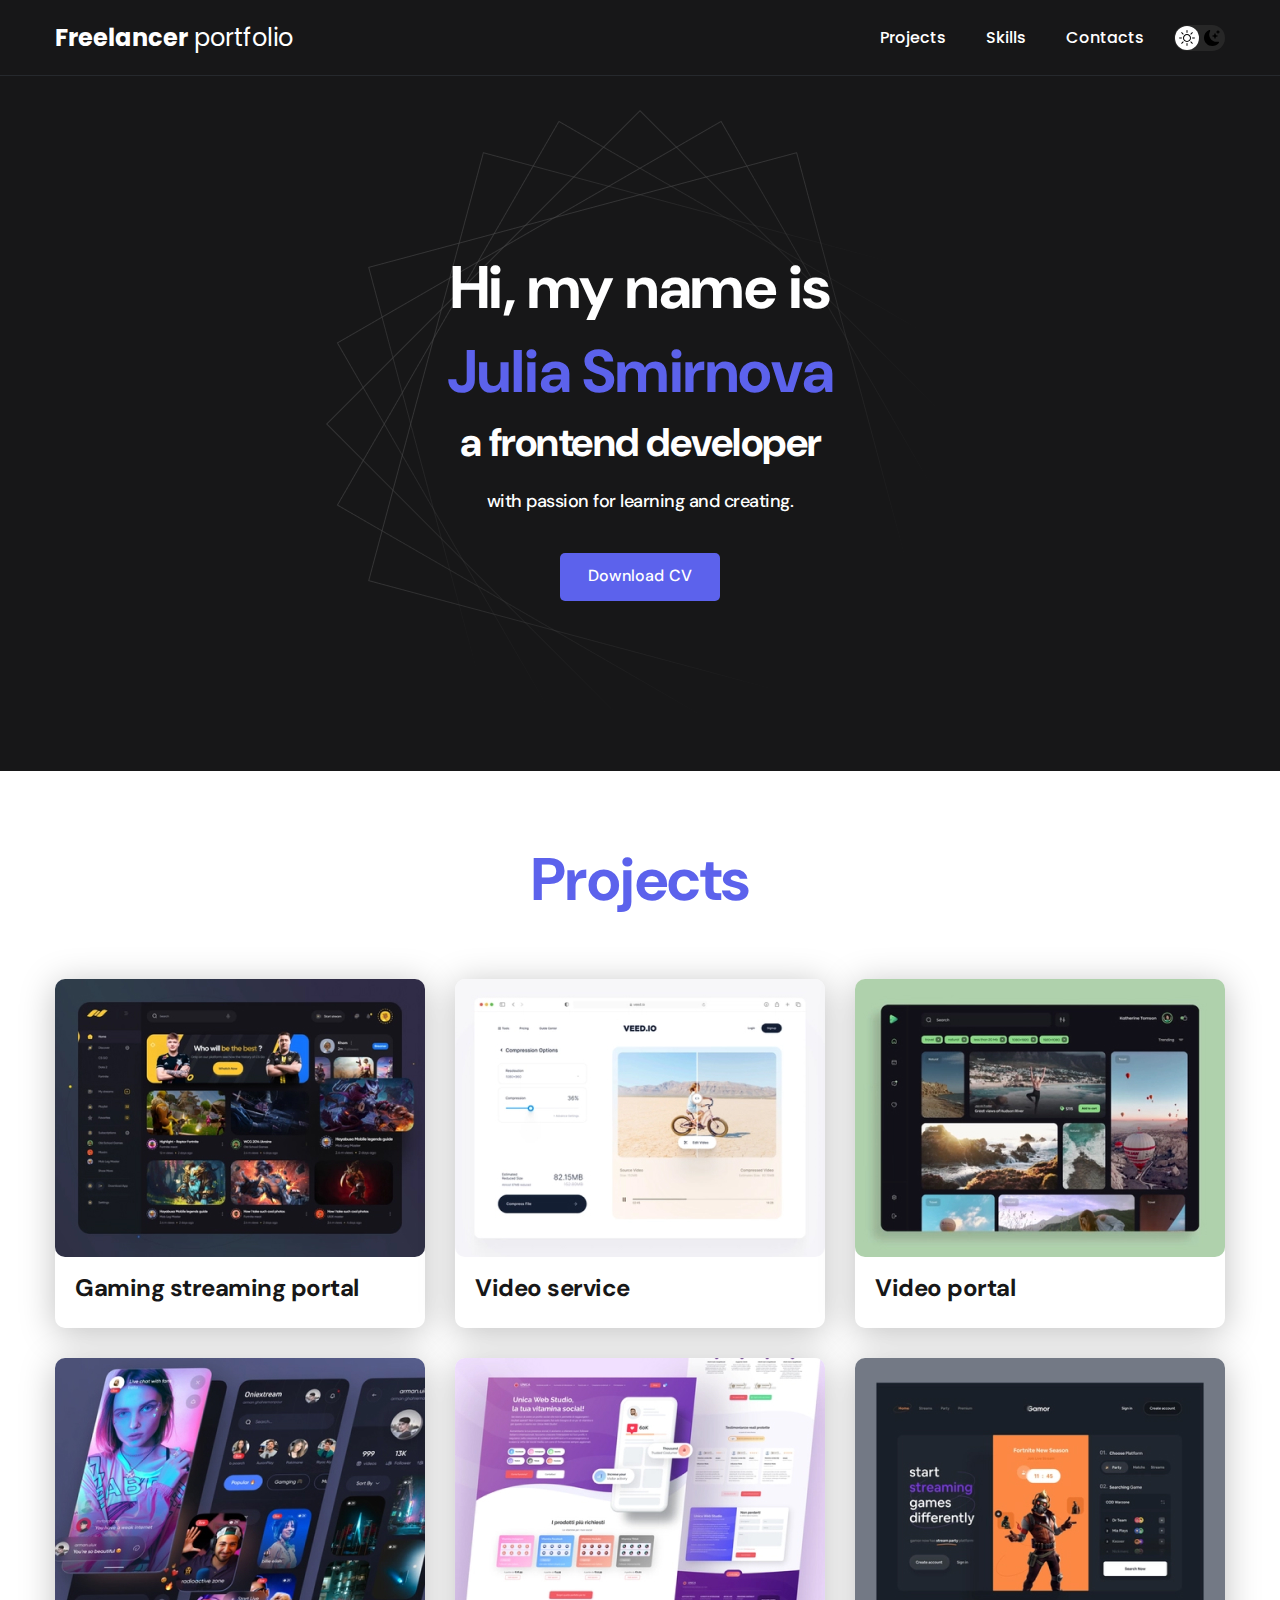
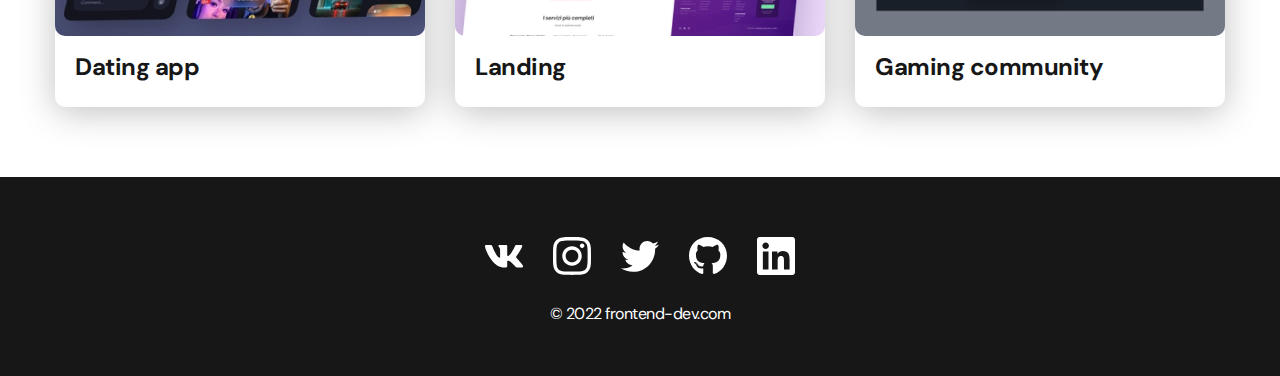
<file: index.html>
<!DOCTYPE html>
<html lang="en">
<head>
  <meta charset="UTF-8">
  <meta http-equiv="X-UA-Compatible" content="IE=edge">
  <meta name="viewport" content="width=device-width, initial-scale=1.0">
  <title>Freelancer portfolio</title>
  <link rel="stylesheet" href="./css/main.css">
</head>
<body>

  <nav class="nav">
    <div class="container">
      <div class="nav-row">
        <a href="./index.html" class="logo"><strong>Freelancer</strong> portfolio</a>

        <button class="dark-mode-btn">
          <img src="./img/icons/sun.svg" alt="Light mode" class="dark-mode-btn__icon">
          <img src="./img/icons/moon.svg" alt="Light mode" class="dark-mode-btn__icon">
        </button>

        <ul class="nav-list">
          <li class="nav-list__item"><a href="./project-page.html" class="nav-list__link">Projects</a></li>
          <li class="nav-list__item"><a href="./skills.html" class="nav-list__link">Skills</a></li>
          <li class="nav-list__item"><a href="./contacts.html" class="nav-list__link">Contacts</a></li>
        </ul>
      </div>
    </div>
  </nav>

  <header class="header">
    <div class="header__wrapper">
      <h1 class="header__title">
        <strong>Hi, my name is <br><em>Julia Smirnova</em></strong><br>
        a frontend developer</h1>
        <div class="header__text">
          <p>with passion for learning and creating.</p>
        </div>
        <a href="#!" class="btn">Download CV</a>
    </div>
  </header>

  <main class="section">
    <div class="container">
      <h2 class="title-1">Projects</h2>
      <ul class="projects">
        <li class="project"><a href="#!">
          <img src="./img/projects/01.jpg" alt="Gaming" class="project__img">
        <h3 class="project__title">Gaming streaming portal</h3></li></a>
        <li class="project"><a href="./project-page.html" target="_blank">
          <img src="./img/projects/02.jpg" alt="Video service" class="project__img">
          <h3 class="project__title">Video service</h3></li></a>
        <li class="project"><a href="#!">
          <img src="./img/projects/03.jpg" alt="Video portal" class="project__img">
          <h3 class="project__title">Video portal</h3></li></a>
        <li class="project"><a href="#!">
          <img src="./img/projects/04.jpg" alt="Dating app" class="project__img">
          <h3 class="project__title">Dating app</h3></li></a>
        <li class="project"><a href="#!">
          <img src="./img/projects/05.jpg" alt="Landing" class="project__img">
          <h3 class="project__title">Landing</h3></li></a>
        <li class="project"><a href="#!">
          <img src="./img/projects/06.jpg" alt="Gaming community" class="project__img">
          <h3 class="project__title">Gaming community</h3></li></a>
      </ul>
    </div>
  </main>

  <footer class="footer">
    <div class="container">
      <ul class="social">
        <li class="sosial__item"><a href="#!"><img src="./img/icons/vk.svg" alt="VK Link"></a></li>
        <li class="sosial__item"><a href="#!"><img src="./img/icons/instagram.svg" alt="Instagram Link"></a></li>
        <li class="sosial__item"><a href="#!"><img src="./img/icons/twitter.svg" alt="Twitter Link"></a></li>
        <li class="sosial__item"><a href="#!"><img src="./img/icons/gitHub.svg" alt="GitHub Link"></a></li>
        <li class="sosial__item"><a href="#!"><img src="./img/icons/linkedIn.svg" alt="LInkerdIn Link"></a></li>
      </ul>
      <div class="copyright"><p>© 2022 frontend-dev.com</p></div>
    </div>
  </footer>
  

  <script src="./js/main.js"></script>

</body>
</html>
</file>
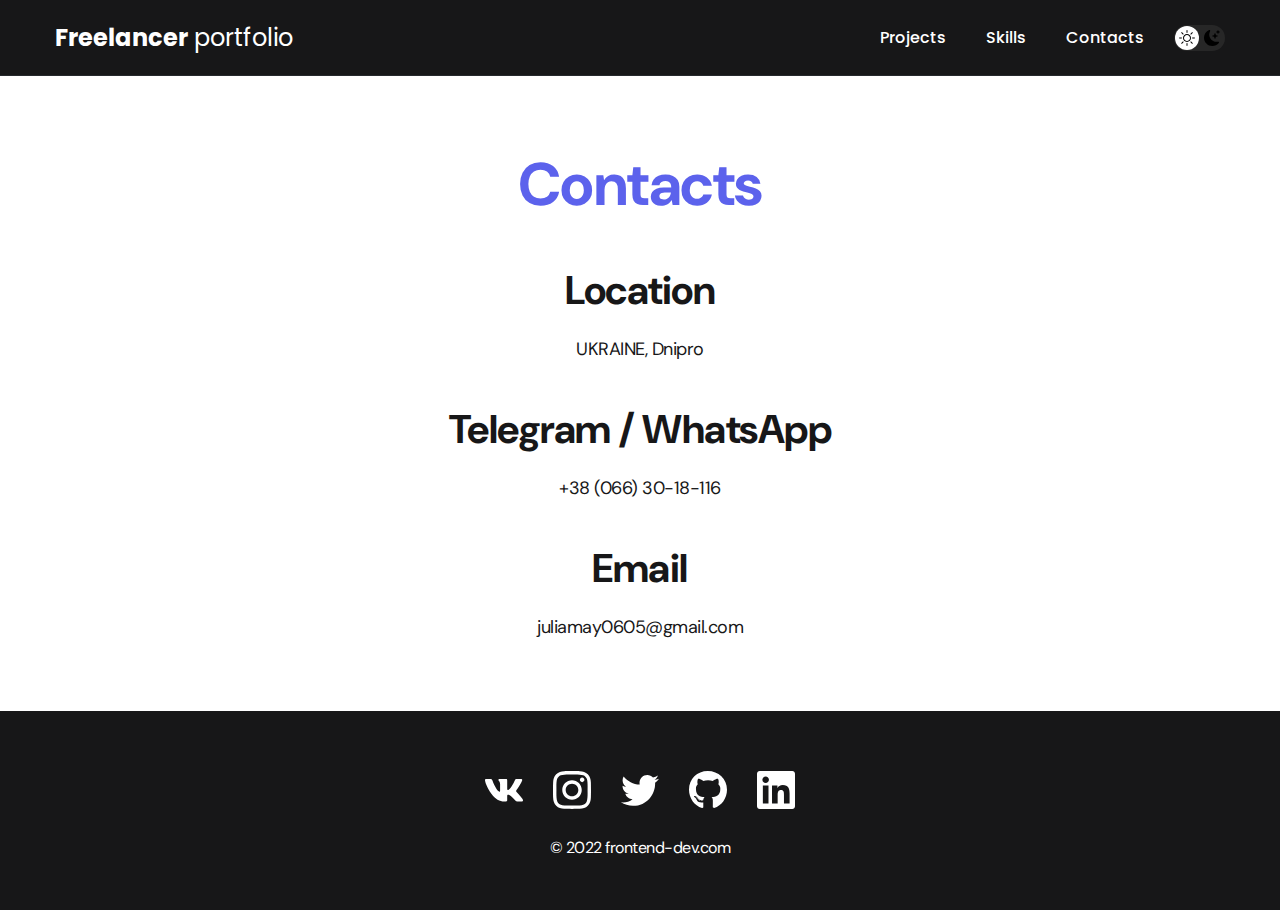
<file: contacts.html>
<!DOCTYPE html>
<html lang="en">
<head>
  <meta charset="UTF-8">
  <meta http-equiv="X-UA-Compatible" content="IE=edge">
  <meta name="viewport" content="width=device-width, initial-scale=1.0">
  <title>Contacts</title>
  <link rel="stylesheet" href="./css/main.css">
</head>
<body>

  <nav class="nav">
    <div class="container">
      <div class="nav-row">
        <a href="./index.html" class="logo"><strong>Freelancer</strong> portfolio</a>

        <button class="dark-mode-btn">
          <img src="./img/icons/sun.svg" alt="Light mode" class="dark-mode-btn__icon">
          <img src="./img/icons/moon.svg" alt="Light mode" class="dark-mode-btn__icon">
        </button>

        <ul class="nav-list">
          <li class="nav-list__item"><a href="./project-page.html" class="nav-list__link">Projects</a></li>
          <li class="nav-list__item"><a href="./skills.html" class="nav-list__link">Skills</a></li>
          <li class="nav-list__item"><a href="./contacts.html" class="nav-list__link">Contacts</a></li>
        </ul>
      </div>
    </div>
  </nav>

  <main class="section">
    <div class="container">
        <h1 class="title-2">Contacts</h1>
        <div class="content">

        <div class="content__list">
          <h2 class="title-3">Location</h2>
          <p class="text">UKRAINE, Dnipro</p>
        </div>

        <div class="content__list">
          <h2 class="title-3">Telegram / WhatsApp</h2>
          <p class="text"><a class="content__link" href="whatsapp://send?phone=+380663018116&text=Привет! Я зашел на твой сайт и у меня есть вопрос.">+38 (066) 30-18-116</a></p>
        </div>

        <div class="content__list">
          <h2 class="title-3">Email</h2>
          <p class="text"><a class="content__link" href="mailto:julia0605@gmail.com">juliamay0605@gmail.com</a></p>
        </div>

      </div>
    </div>
  </main>

  <footer class="footer">
    <div class="container">
      <ul class="social">
        <li class="sosial__item"><a href="#!"><img src="./img/icons/vk.svg" alt="VK Link"></a></li>
        <li class="sosial__item"><a href="#!"><img src="./img/icons/instagram.svg" alt="Instagram Link"></a></li>
        <li class="sosial__item"><a href="#!"><img src="./img/icons/twitter.svg" alt="Twitter Link"></a></li>
        <li class="sosial__item"><a href="#!"><img src="./img/icons/gitHub.svg" alt="GitHub Link"></a></li>
        <li class="sosial__item"><a href="#!"><img src="./img/icons/linkedIn.svg" alt="LInkerdIn Link"></a></li>
      </ul>
      <div class="copyright"><p>© 2022 frontend-dev.com</p></div>
    </div>
  </footer>


  <script src="./js/main.js"></script>
  
</body>
</html>
</file>
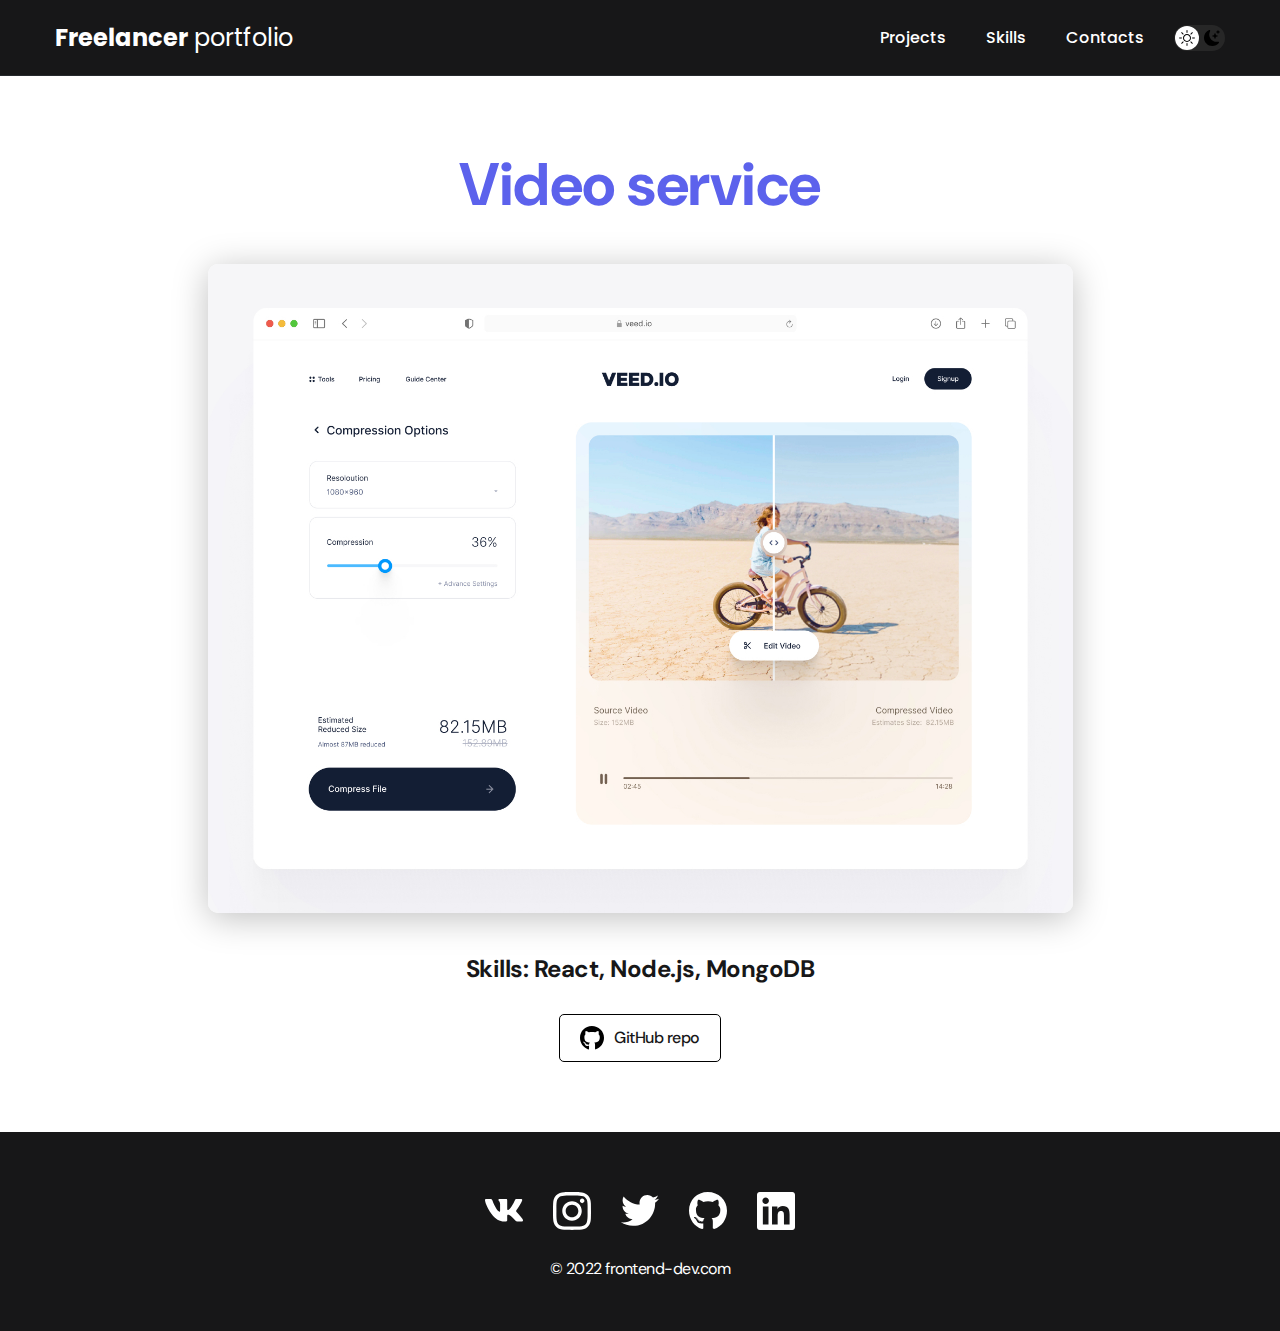
<file: project-page.html>
<!DOCTYPE html>
<html lang="en">
<head>
  <meta charset="UTF-8">
  <meta http-equiv="X-UA-Compatible" content="IE=edge">
  <meta name="viewport" content="width=device-width, initial-scale=1.0">
  <title>Project page</title>
  <link rel="stylesheet" href="./css/main.css">
</head>
<body>

  <nav class="nav">
    <div class="container">
      <div class="nav-row">
        <a href="./index.html" class="logo"><strong>Freelancer</strong> portfolio</a>

        <button class="dark-mode-btn">
          <img src="./img/icons/sun.svg" alt="Light mode" class="dark-mode-btn__icon">
          <img src="./img/icons/moon.svg" alt="Light mode" class="dark-mode-btn__icon">
        </button>

        <ul class="nav-list">
          <li class="nav-list__item"><a href="./project-page.html" class="nav-list__link">Projects</a></li>
          <li class="nav-list__item"><a href="./skills.html" class="nav-list__link">Skills</a></li>
          <li class="nav-list__item"><a href="./contacts.html" class="nav-list__link">Contacts</a></li>
        </ul>
      </div>
    </div>
  </nav>

  <main class="section">
    <div class="container">
      <div class="project-details">
        <h1 class="title-2">Video service</h1>

        <img src="./img/projects/02-big.jpg" alt="" class="project-details__cover">

        <div class="project-details__desc"><p>Skills: React, Node.js, MongoDB</p></div>

        <a href="#!" class="btn-outline">
          <img src="./img/icons/gitHub-black.svg" alt="gitHub link">
          GitHub repo
        </a>
      </div>
    </div>
  </main>

  <footer class="footer">
    <div class="container">
      <ul class="social">
        <li class="sosial__item"><a href="#!"><img src="./img/icons/vk.svg" alt="VK Link"></a></li>
        <li class="sosial__item"><a href="#!"><img src="./img/icons/instagram.svg" alt="Instagram Link"></a></li>
        <li class="sosial__item"><a href="#!"><img src="./img/icons/twitter.svg" alt="Twitter Link"></a></li>
        <li class="sosial__item"><a href="#!"><img src="./img/icons/gitHub.svg" alt="GitHub Link"></a></li>
        <li class="sosial__item"><a href="#!"><img src="./img/icons/linkedIn.svg" alt="LInkerdIn Link"></a></li>
      </ul>
      <div class="copyright"><p>© 2022 frontend-dev.com</p></div>
    </div>
  </footer>


  <script src="./js/main.js"></script>
  
</body>
</html>
</file>
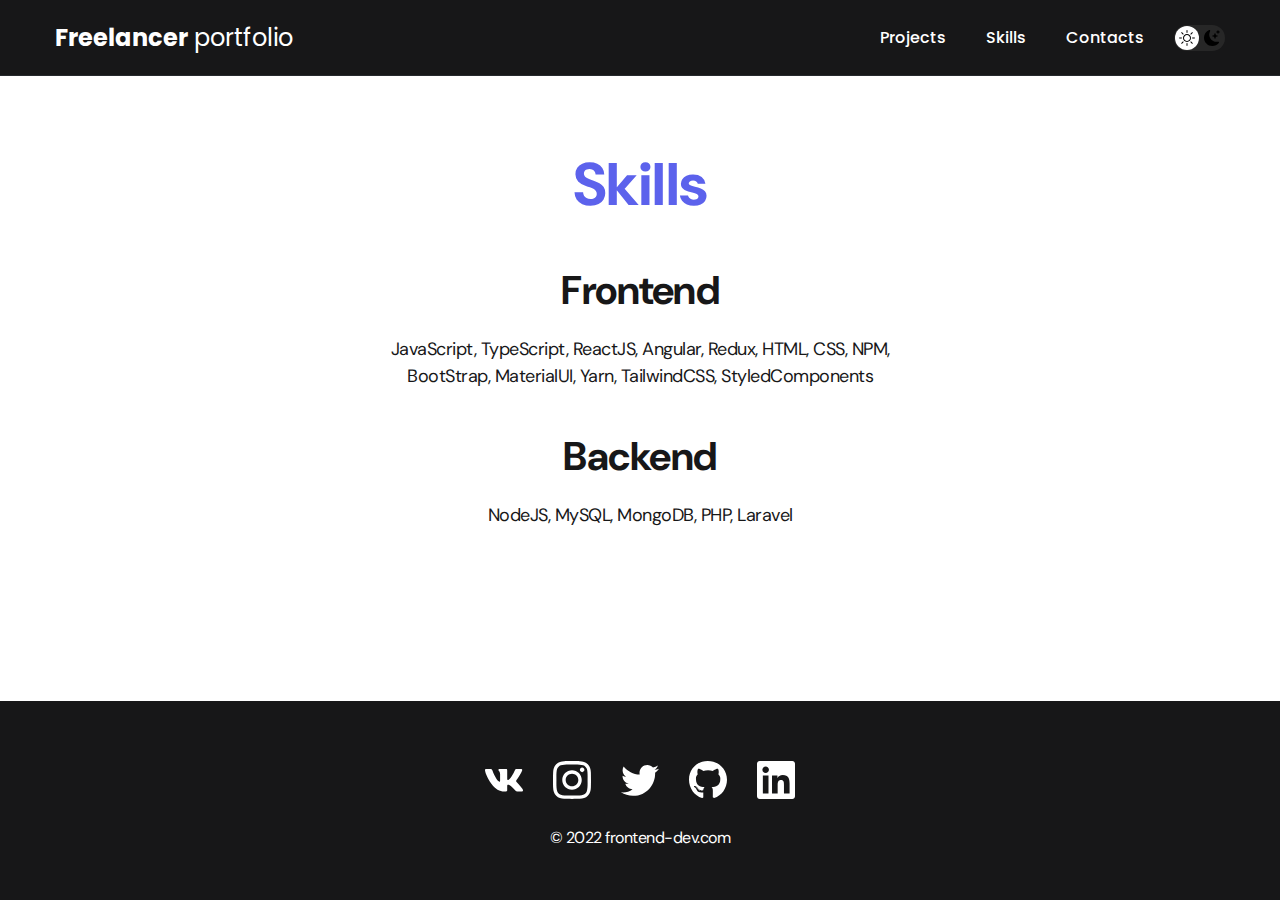
<file: skills.html>
<!DOCTYPE html>
<html lang="en">
<head>
  <meta charset="UTF-8">
  <meta http-equiv="X-UA-Compatible" content="IE=edge">
  <meta name="viewport" content="width=device-width, initial-scale=1.0">
  <title>Skills</title>
  <link rel="stylesheet" href="./css/main.css">
</head>
<body>

  <nav class="nav">
    <div class="container">
      <div class="nav-row">
        <a href="./index.html" class="logo"><strong>Freelancer</strong> portfolio</a>

        <button class="dark-mode-btn">
          <img src="./img/icons/sun.svg" alt="Light mode" class="dark-mode-btn__icon">
          <img src="./img/icons/moon.svg" alt="Light mode" class="dark-mode-btn__icon">
        </button>

        <ul class="nav-list">
          <li class="nav-list__item"><a href="./project-page.html" class="nav-list__link">Projects</a></li>
          <li class="nav-list__item"><a href="./skills.html" class="nav-list__link">Skills</a></li>
          <li class="nav-list__item"><a href="./contacts.html" class="nav-list__link">Contacts</a></li>
        </ul>
      </div>
    </div>
  </nav>

  <main class="section">
    <div class="container">
        <h1 class="title-2">Skills</h1>
        <div class="content">

        <div class="content__list">
          <h2 class="title-3">Frontend</h2>
          <p class="text">JavaScript, TypeScript, ReactJS, Angular, Redux, HTML, CSS, NPM, BootStrap, MaterialUI, Yarn, TailwindCSS, StyledComponents</p>
        </div>

        <div class="content__list">
          <h2 class="title-3">Backend</h2>
          <p class="text">NodeJS, MySQL, MongoDB, PHP, Laravel</p>
        </div>

      </div>
    </div>
  </main>

  <footer class="footer">
    <div class="container">
      <ul class="social">
        <li class="sosial__item"><a href="#!"><img src="./img/icons/vk.svg" alt="VK Link"></a></li>
        <li class="sosial__item"><a href="#!"><img src="./img/icons/instagram.svg" alt="Instagram Link"></a></li>
        <li class="sosial__item"><a href="#!"><img src="./img/icons/twitter.svg" alt="Twitter Link"></a></li>
        <li class="sosial__item"><a href="#!"><img src="./img/icons/gitHub.svg" alt="GitHub Link"></a></li>
        <li class="sosial__item"><a href="#!"><img src="./img/icons/linkedIn.svg" alt="LInkerdIn Link"></a></li>
      </ul>
      <div class="copyright"><p>© 2022 frontend-dev.com</p></div>
    </div>
  </footer>


  <script src="./js/main.js"></script>
  
</body>
</html>
</file>
<file: css/main.css>
@import "./reset.css";
@import url('https://fonts.googleapis.com/css2?family=DM+Sans:wght@400;500;700&family=Poppins:wght@400;500;700&display=swap');

/* 
font-family: 'DM Sans', sans-serif;
font-family: 'Poppins', sans-serif;
*/

:root {
  --blackpure: #000;
  --black: #171718;
  --black-border: #26292D;
  --white: #fff;
  --purple: #5C62EC;

  --dark-bg: var(--black);
  --dark-border: var(--black-border);
  --header-text: var(--white);
  --accent: var(--purple);

  /* Light mode  */
  --page-bg: var(--white);
  --text-color: var(--black);

  --project-card-bg: var(--white);
  --project-card-text: var(--black);

  --box-shadow: 0px 5px 35px rgba(0, 0, 0, 0.25);
}

.dark {
  /* Dark mode  */
  --page-bg: #252526;
  --text-color: var(--white);

  --project-card-bg: var(--black);
  --project-card-text: var(--white);

  --box-shadow: 0px 5px 35px rgba(0, 0, 0, 0.8);
}

html, body {
  display: flex;
  flex-direction: column;
  min-height: 100vh;

  font-family: 'DM Sans', sans-serif;
  letter-spacing: -0.5px;

  /* Color mode  */
  background-color: var(--page-bg);
  color: var(--text-color);
}

.container {
  max-width: 1200px;
  padding: 0 15px;
  margin: 0 auto;
}

/* NAV */
.nav {
  background-color: var(--dark-bg);
  color: var(--white);
  padding: 20px 0;
  border-bottom: 1px solid var(--dark-border);
  letter-spacing: normal;
}

.nav-row {
  display: flex;
  justify-content: flex-end;
  align-items: center;
  column-gap: 30px;
  row-gap: 20px;
  flex-wrap: wrap;
}

.logo {
  margin-right: auto;
  color: var(--header-text);
  font-size: 24px;
  font-family: 'Poppins', sans-serif;
  transition: color 0.2s ease-in;
}

.logo strong {
  font-weight: 700;
}

.logo:hover {
  color: var(--accent);
}

.logo:active {
  position: relative;
  top: 1px;
}

.nav-list {
  display: flex;
  align-items: center;
  column-gap: 40px;
  row-gap: 10px;
  font-family: 'Poppins', sans-serif;
  font-size: 16px;
  line-height: 1.5;
  font-weight: 500;
}

.nav-list__link {
  color: var(--header-text);
  position: relative;
}

.nav-list__link:hover:before {
  content: "";
  position: absolute;
  left: 0;
  top: 100%;
  display: block;
  height: 3px;
  width: 100%;
  background-color: var(--accent);
}

/* DARK MODE BUTTON  */
.dark-mode-btn {
  position: relative;
  display: flex;
  justify-content: space-between;
  width: 51px;
  height: 26px;
  padding: 5px;

  order: 9;

  background-color: #272727;
  border-radius: 50px;
}

.dark-mode-btn::before {
  content: "";

  position: absolute;
  top: 1px;
  left: 1px;

  display: block;
  height: 24px;
  width: 24px;
  border-radius: 50%;
  background-color: var(--white);

  transition: left 0.2s ease-in;
}

.dark-mode-btn--active::before {
  left: 26px;
}

.dark-mode-btn__icon {
  position: relative;
}

/* HEADER */
.header {
  min-height: 695px;
  padding: 40px 0;

  display: flex;
  justify-content: center;
  align-items: center;
  text-align: center;

  background-image: url(./../img/header-bg.png);
  background-repeat: no-repeat;
  background-size: auto;
  background-position: center center;
  background-color: var(--dark-bg);
  color: var(--header-text);
}

.header__wrapper {
  padding: 0 15px;
  max-width: 630px;
}

.header__title {
  font-size: 40px;
  font-weight: 700;
  line-height: 1.4;
  margin-bottom: 20px;
}

.header__title strong {
  font-size: 60px;
  font-weight: 700;
}

.header__title em {
  font-style: normal;
  color: var(--accent);
}

.header__text {
  font-weight: 500;
  font-size: 18px;
  line-height: 1.3;
  margin-bottom: 40px;
}

.header__title p + p {
  margin-top: 1em;
}

/* BATTONS */
.btn {
  display: inline-block;
  height: 48px;
  padding: 12px 28px;
  border-radius: 5px;
  background-color: var(--accent);
  color: white;
  letter-spacing: 0.15px;
  font-size: 16px;
  font-weight: 500;
  transition: opasity 0.2s ease-in;
}

.btn:hover {
  opacity: 0.8;
}

.btn:active {
  position: relative;
  top: 1px;
}

.btn-outline {
  height: 48px;
  display: flex;
  column-gap: 10px;
  align-items: center;

  padding: 12px 20px;
  color: var(--black);
  border: 1px solid #000000;
  border-radius: 5px;
  background-color: var(--white);

  font-weight: 500;
  font-size: 16px;
  line-height: 1.5;

  transition: opasity 0.2s ease-in;
}

.btn-outline:hover {
  opacity: 0.8;
}

.btn-outline:active {
  position: relative;
  top: 1px;
}

/* PROJECTS */
.section {
  padding: 70px 0;
}

.title-1 {
  margin-bottom: 60px;
  font-weight: 700;
  font-size: 60px;
  line-height: 1.3;
  color: var(--accent);
  text-align: center;
}

.projects {
  display: flex;
  flex-wrap: wrap;
  justify-content: center;
  row-gap: 30px;
  column-gap: 30px;
}

.project {
  max-width: 370px;
  background-color: var(--project-card-bg);
  box-shadow: var(--box-shadow);
  border-radius: 10px;
}

.project:active {
  position: relative;
  top: 1px;
}

.project__img {
  border-radius: 10px;
}

.project__title {
  font-weight: 700;
  font-size: 24px;
  line-height: 1.3;
  color: var(--project-card-text);
  padding: 15px 20px 25px;
}

/* PROJECT DETAILS  */
.project-details {
  max-width: 865px;
  margin: 0 auto;

  display: flex;
  flex-direction: column;
  align-items: center;
}

.title-2 {
  margin-bottom: 40px;
  font-weight: 700;
  font-size: 60px;
  line-height: 1.3;
  color: var(--accent);
  text-align: center;
}

.project-details__cover {
  max-width: 100%;
  margin-bottom: 40px;
  box-shadow: 0px 5px 35px rgba(0, 0, 0, 0.25);
  border-radius: 10px;
}

.project-details__desc {
  color: var(--text-color);
  font-weight: 700;
  font-size: 24px;
  line-height: 1.3;
  margin-bottom: 30px;
  text-align: center;
}

/* CONTENT  */
.content {
  max-width: 571px;
  margin: 0 auto;

  display: flex;
  flex-direction: column;
  align-items: center;
  row-gap: 40px;
}

.content__list {
  display: flex;
  flex-direction: column;
  row-gap: 20px;
  text-align: center;
}

.title-3 {
  font-weight: 700;
  font-size: 40px;
  line-height: 1.3;
  color: var(--text-color);
}

.text {
  font-weight: 400;
  font-size: 18px;
  line-height: 1.5;
  color: var(--text-color);
}

.content__link {
  color: var(--text-color);
  transition: color 0.2s ease-in;
}

.content__link:hover {
  color: var(--purple);
}

/* FOOTER  */
.footer {
  margin-top: auto;
  padding: 60px 0 50px;
  background-color: var(--dark-bg);
  color: var(--header-text);
}

.social {
  display: flex;
  justify-content: center;
  align-items: center;
  column-gap: 30px;
  margin-bottom: 27px;
}

.copyright {
  font-weight: 400;
  font-size: 16px;
  line-height: 1.5;
  text-align: center;
}

.copyright p + p {
  margin-top: 0.5em;
}

@media (max-width: 620px) {
  .nav-row {
    justify-content: space-between;
  }
  .dark-mode-btn {
    order: 0;
  }
  .header {
    min-height: unset;
  }
  .header__title {
    font-size: 30px;
  } 
  .header__title strong {
    font-size: 40px;
  }
  .section {
    padding: 40px 0;
  }
  .title-1 {
    font-size: 40px;
    margin-bottom: 30px;
  }
  .title-2 {
    font-size: 40px;
    margin-bottom: 20px;
  }
  .title-3 {
    font-size: 30px;
  }
  .project__title {
    font-size: 22px;
  }
  .project-details__desc {
    font-size: 22px;
    margin-bottom: 20px;
  }
  .content {
    row-gap: 30px;
  }
  .content__list {
    row-gap: 10px;
  }
  .text {
    font-size: 16px;
  }

  .footer {
    padding: 40px 0 30px;
  }
  .social {
    column-gap: 20px;
    margin-bottom: 20px;
}
  .sosial__item {
    width: 28px;
  }
  
}
</file>
